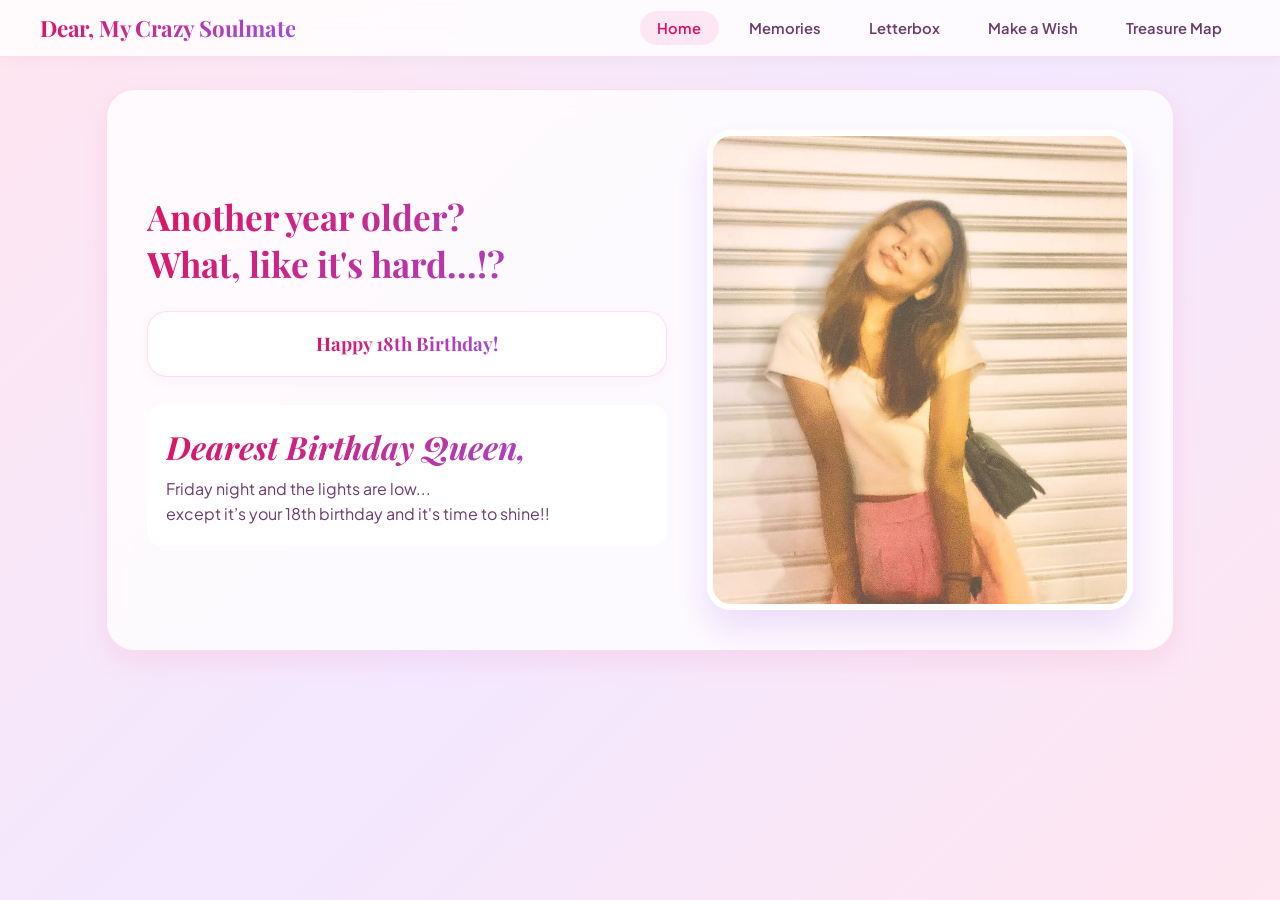
<file: index.html>
<!DOCTYPE html>
<html lang="en">
<head>
    <meta charset="UTF-8">
    <meta name="viewport" content="width=device-width, initial-scale=1.0">
    <title>Happy 18th Birthday!</title>
    <link rel="stylesheet" href="webbie.css">
    <link rel="stylesheet" href="https://cdnjs.cloudflare.com/ajax/libs/font-awesome/6.4.0/css/all.min.css">
</head>
<body>

    <nav class="navbar">
        <div class="nav-container">
            <a href="index.html" class="logo font-barbie"></i> Dear, My Crazy Soulmate</a>
            <ul class="nav-links">
                <li><a href="index.html" class="active">Home</a></li>
                <li><a href="webbiepage2.html">Memories</a></li>
                <li><a href="webbiepage3.html">Letterbox</a></li>
                <li><a href="webbiepage4.html">Make a Wish</a></li>
                <li><a href="webbiepage5.html">Treasure Map</a></li>
            </ul>
        </div>
    </nav>

    <div class="container">
        <div class="card-pink home-grid">
            <div>
                <h1 class="font-barbie" style="font-size: 2.2rem; color: var(--barbie-magenta); margin-bottom: 0.5rem;">
                    Another year older? <br> What, like it's hard...!? 
                </h1>
                <p style="margin-bottom: 1.5rem; color: #6b21a8;"> </p>

                <div class="countdown-box">
                    <div class="time-card">
                        <div class="time-num" id="days">00</div>
                        <div class="time-label">Days</div>
                    </div>
                    <div class="time-card">
                        <div class="time-num" id="hours">00</div>
                        <div class="time-label">Hours</div>
                    </div>
                    <div class="time-card">
                        <div class="time-num" id="minutes">00</div>
                        <div class="time-label">Mins</div>
                    </div>
                    <div class="time-card">
                        <div class="time-num" id="seconds">00</div>
                        <div class="time-label">Secs</div>
                    </div>
                </div>

                <div style="background: #fff; padding: 1.2rem; border-radius: 16px; border-left: 5px solid var(--barbie-pink);">
                    <h2 class="font-script" style="font-size: 2rem; color: var(--barbie-magenta);"> Dearest Birthday Queen, </h2>
                    <p style="margin-top: 0.5rem; line-height: 1.6;">
                          Friday night and the lights are low... <br> except it’s your 18th birthday and it's time to shine!!                     </p>
                </div>
            </div>

            <div class="floating-frame">
                <img src="photo_4_2026-08-17_23-21-02.jpg" alt="Birthday Queen">
            </div>
        </div>
    </div>

    <script src="webbie.js"></script>
</body>
</html>
</file>
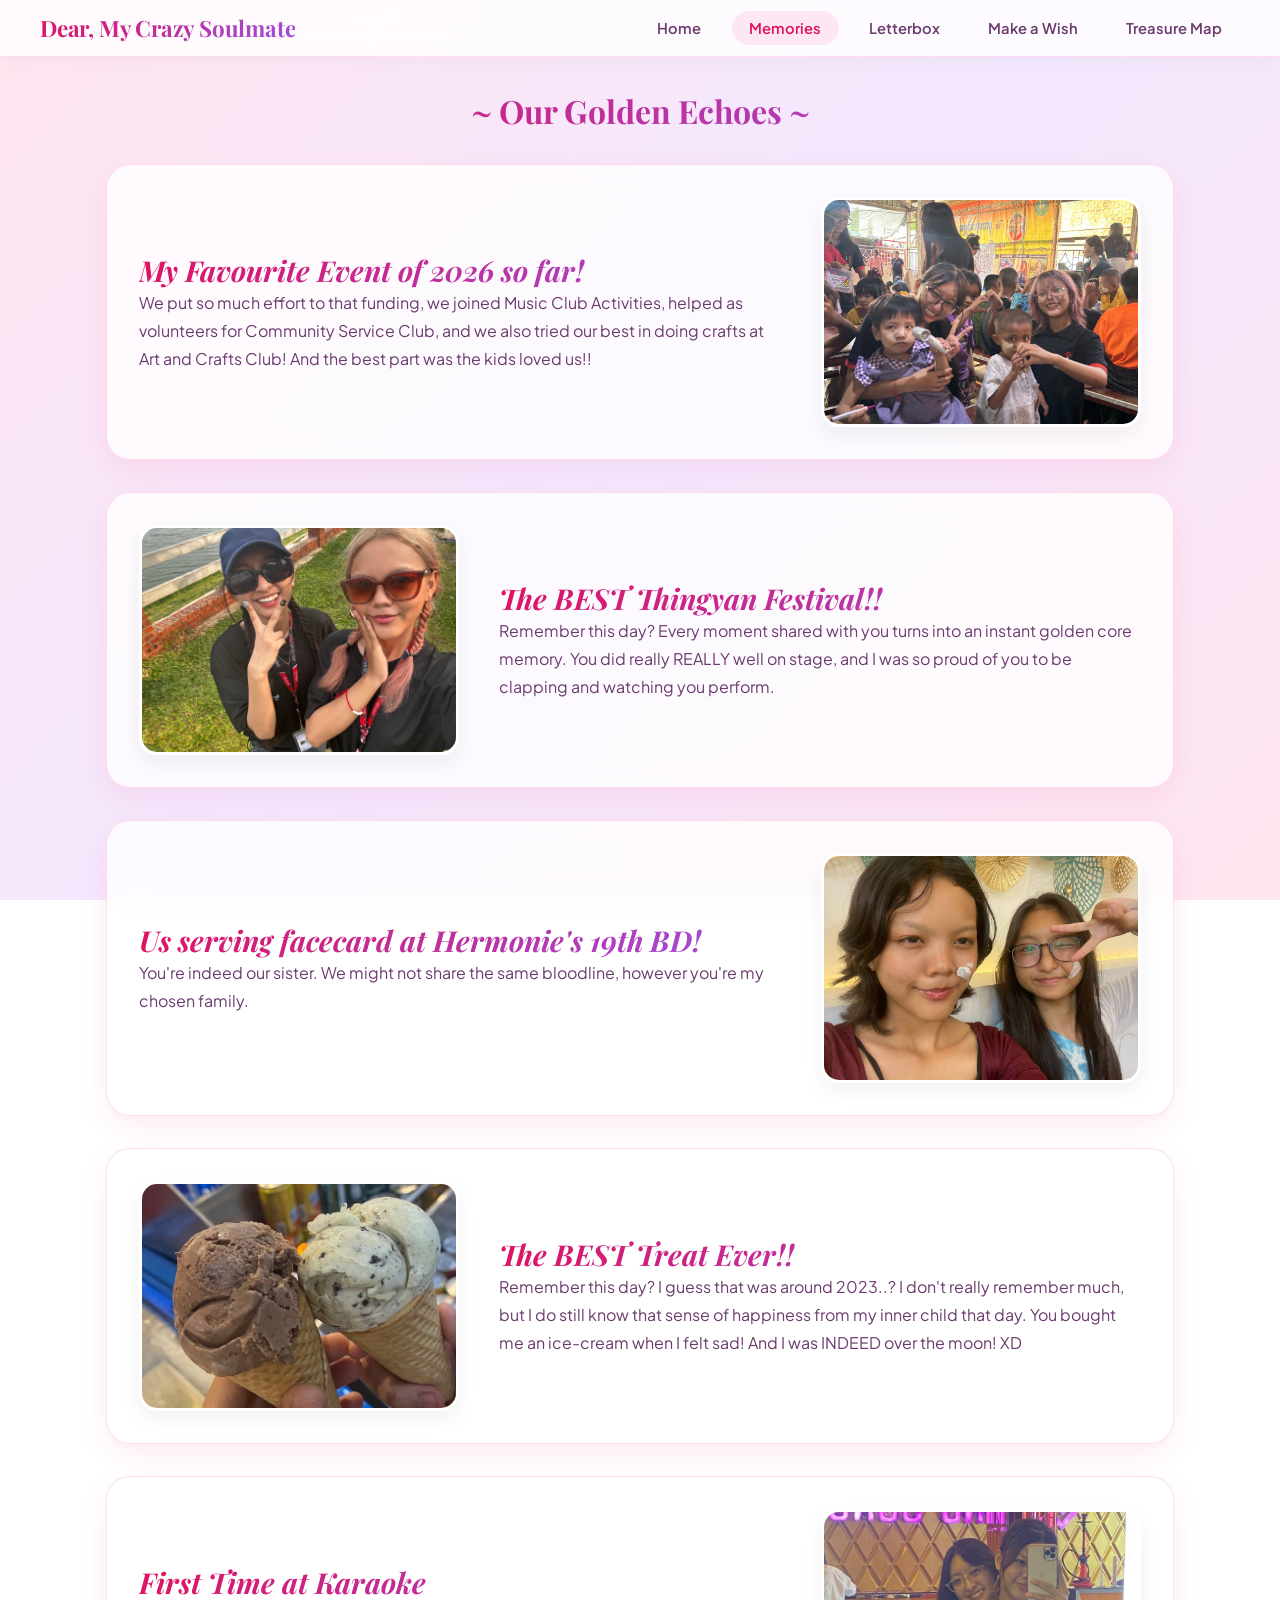
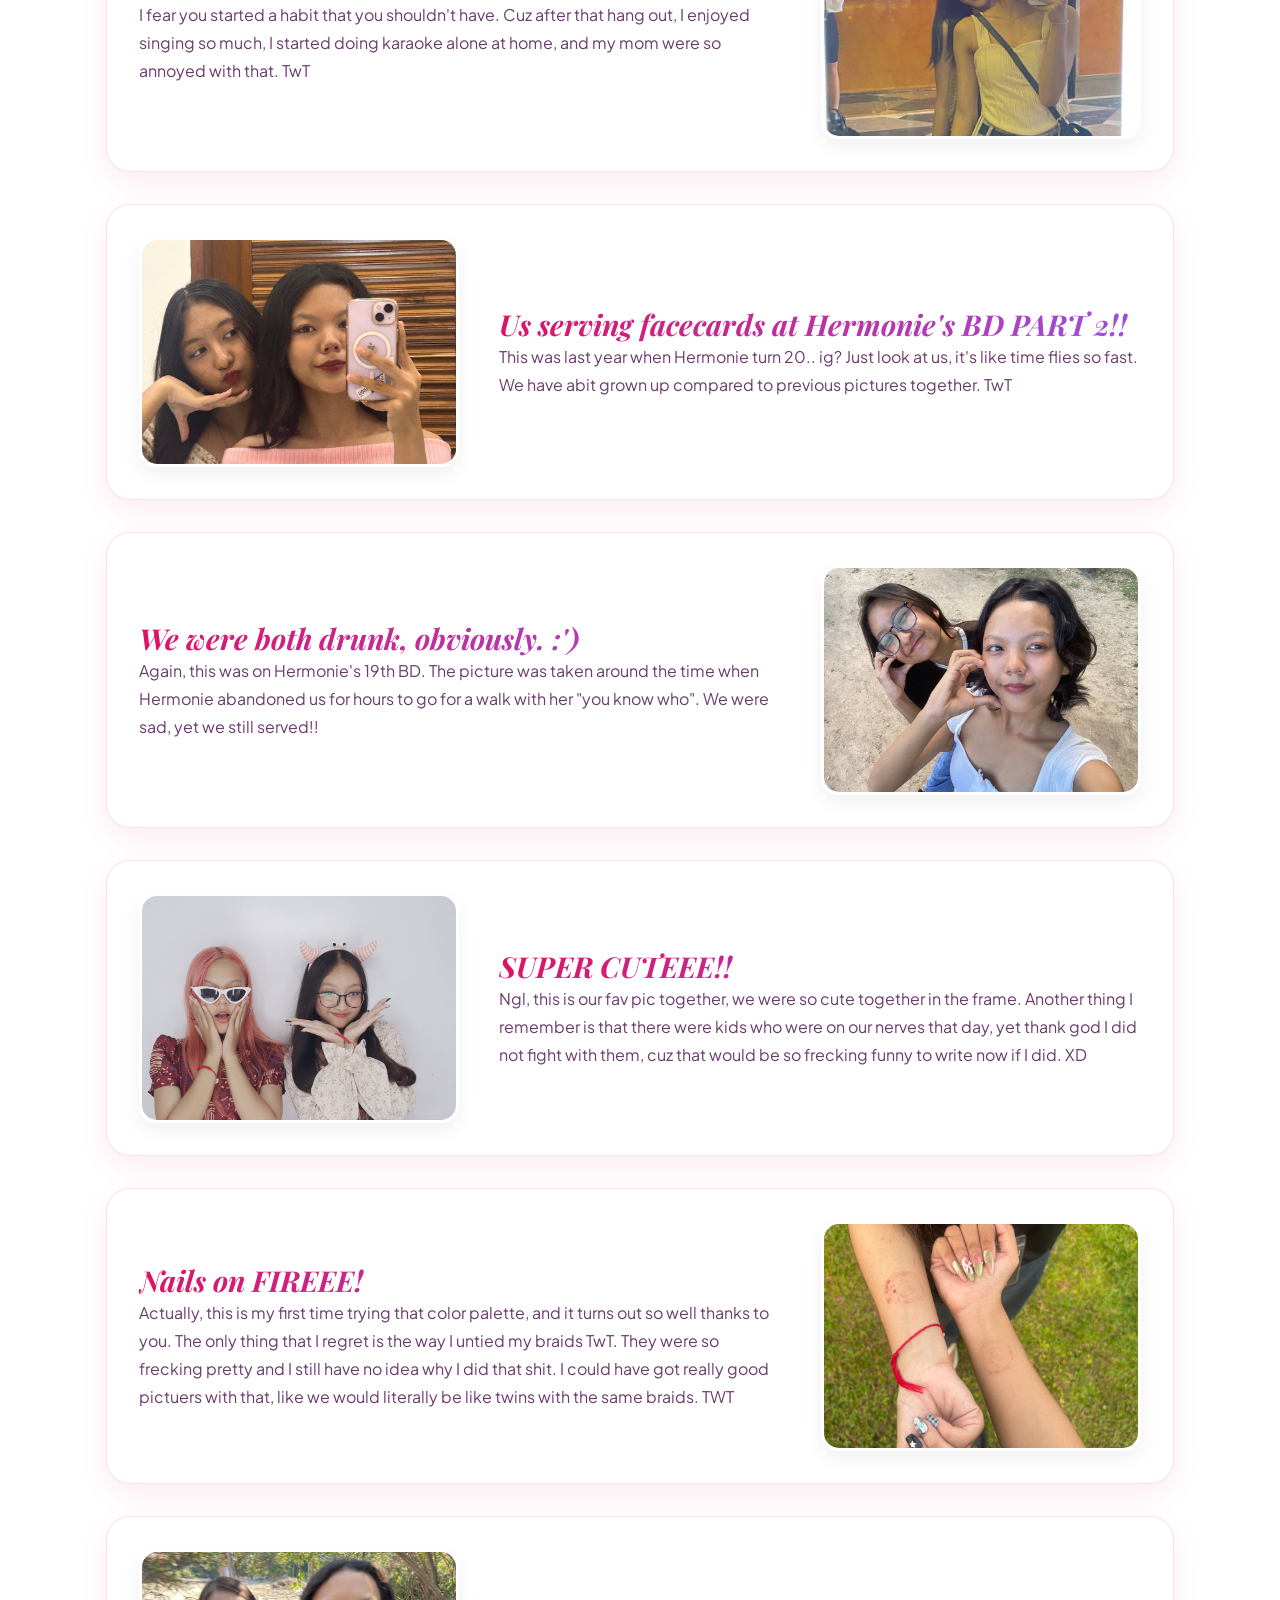
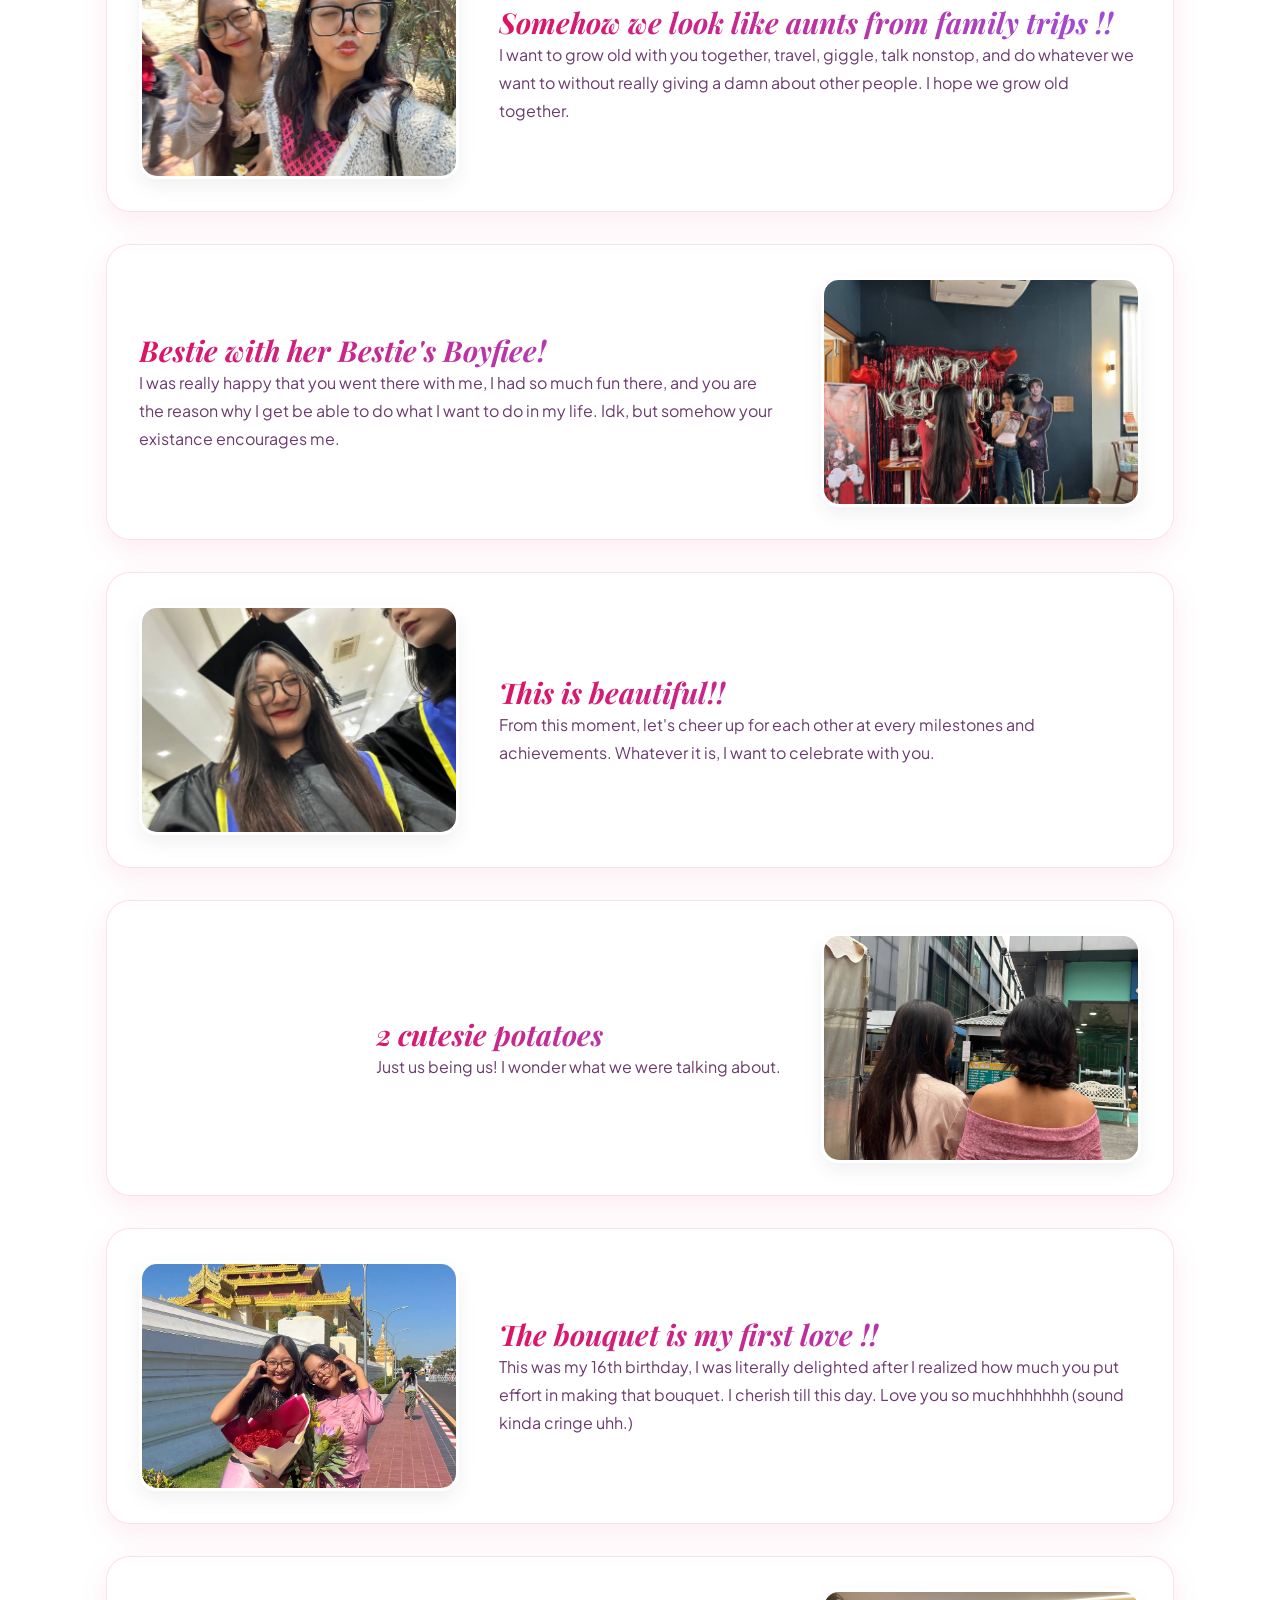
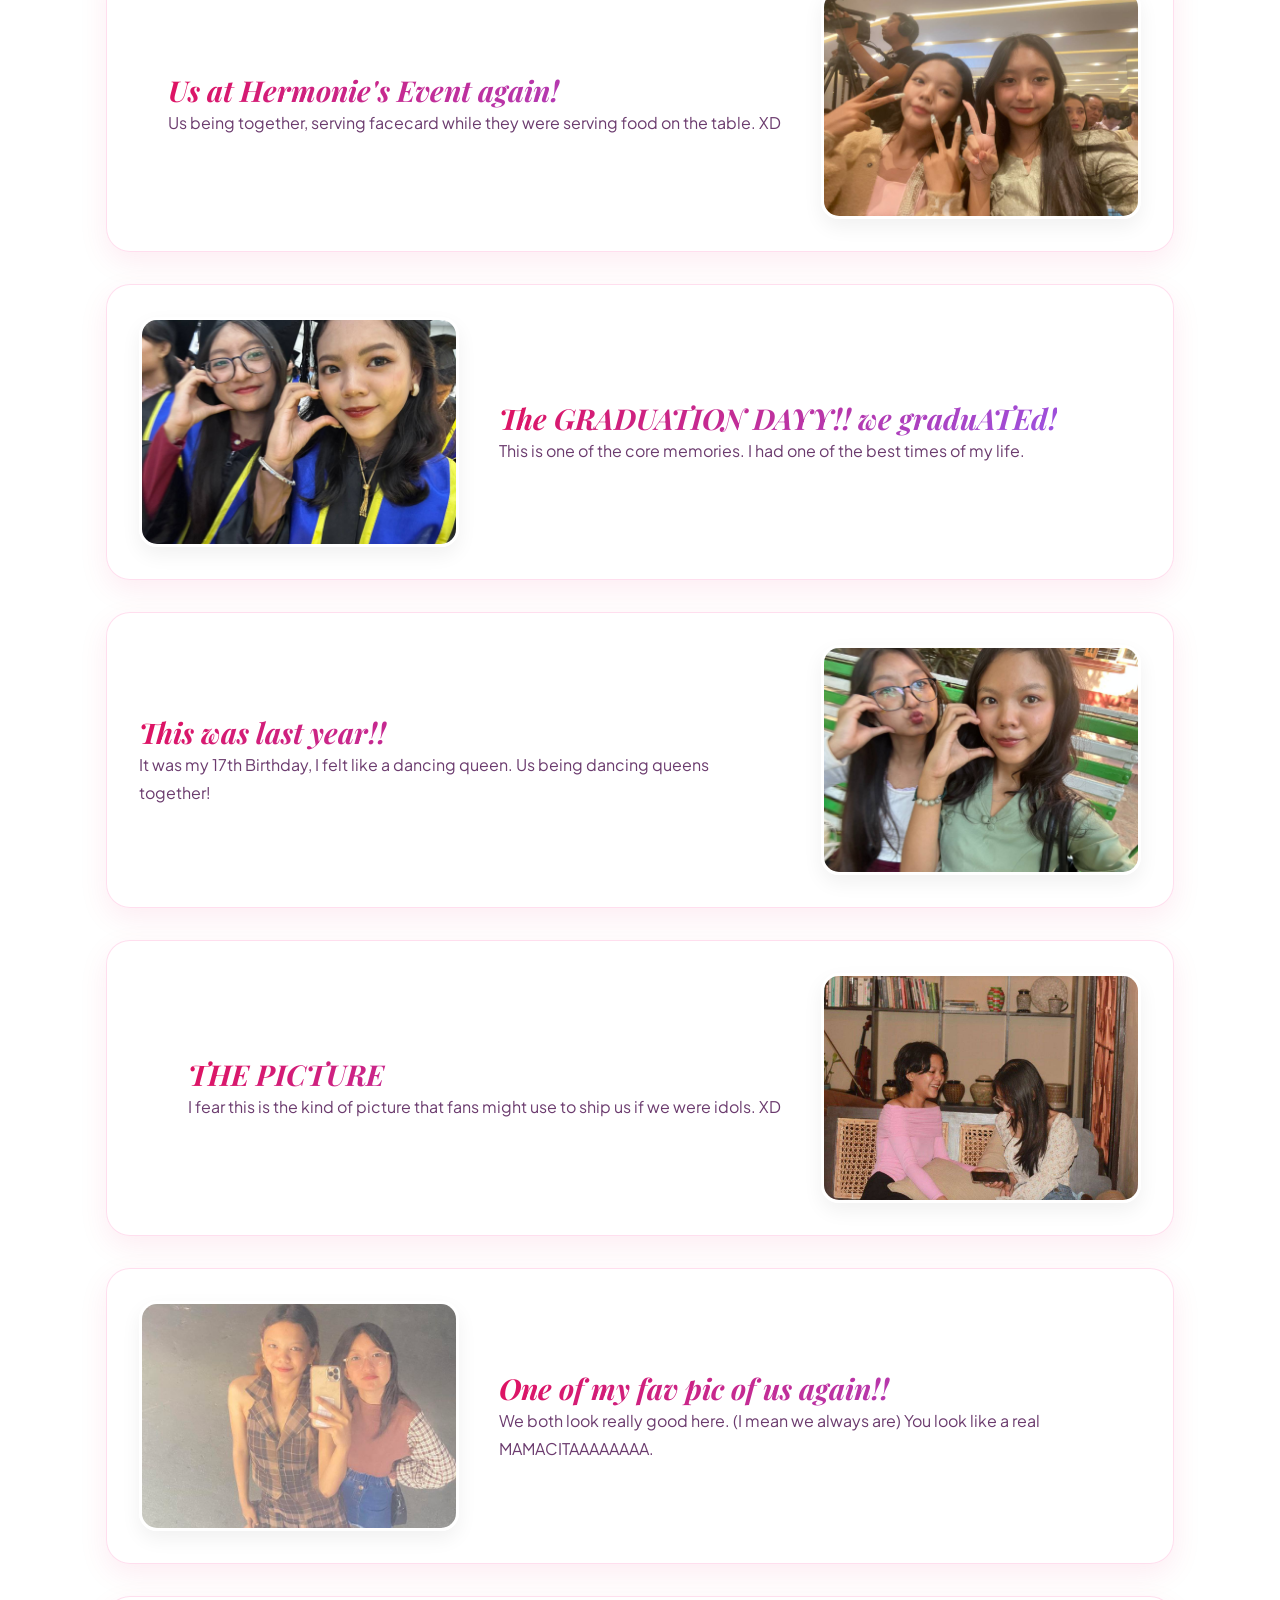
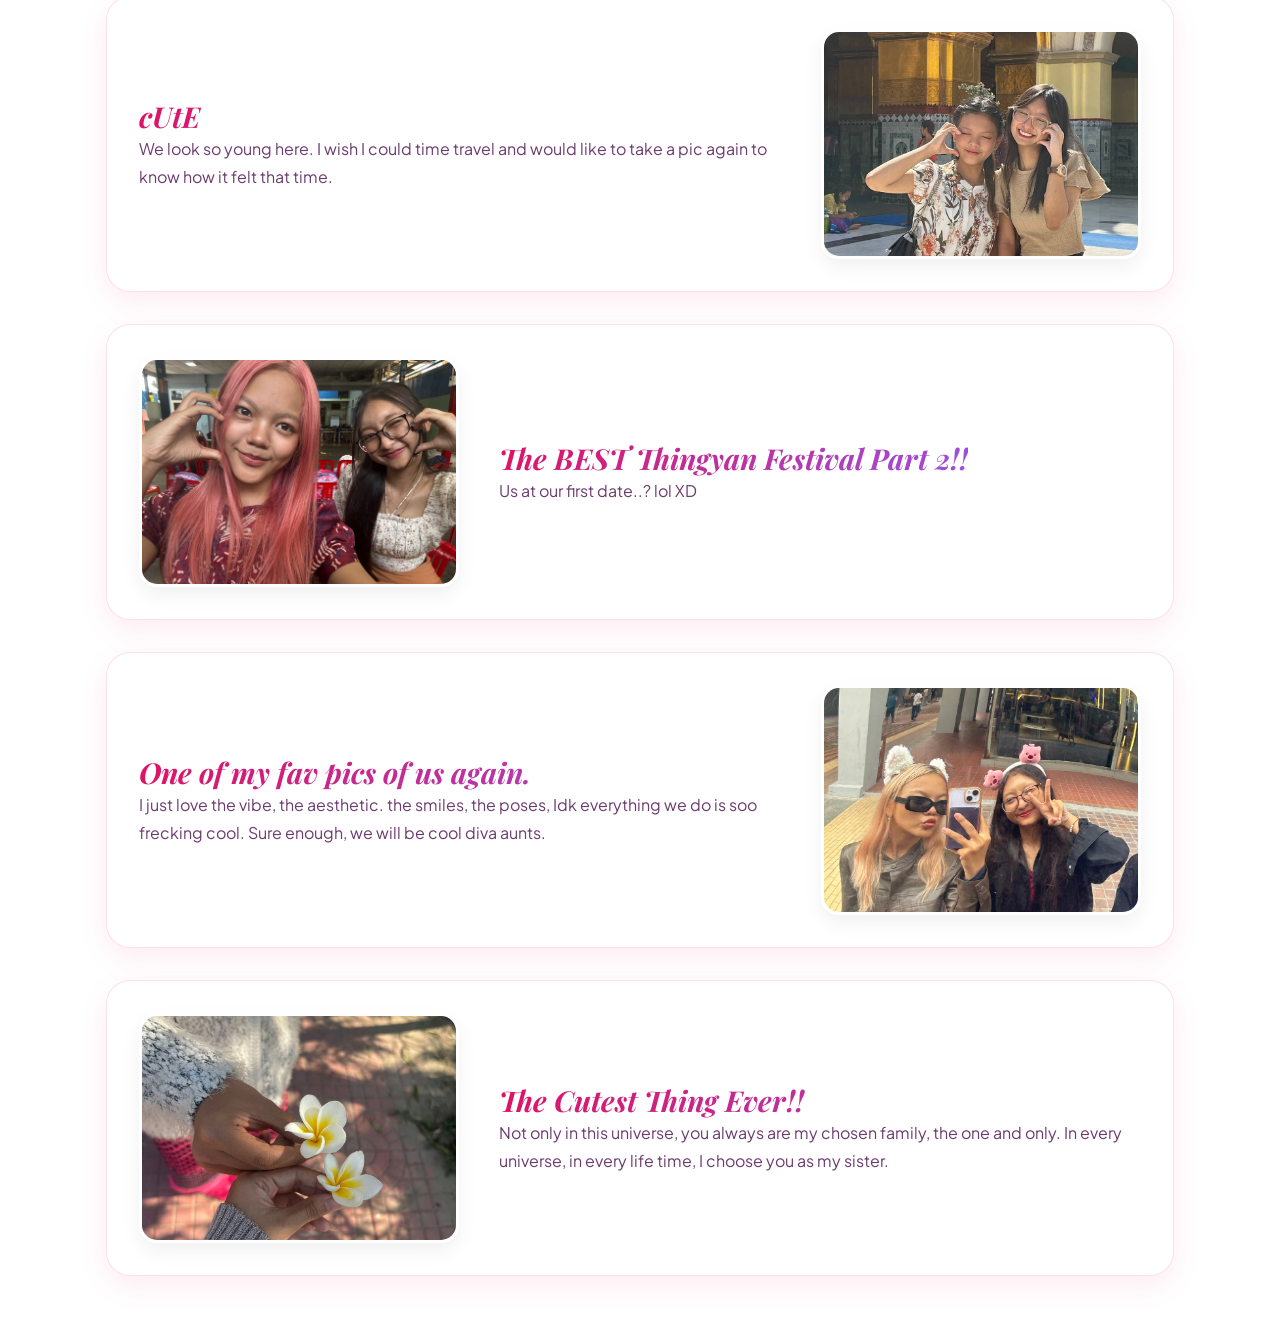
<file: webbiepage2.html>
<!DOCTYPE html>
<html lang="en">
<head>
    <meta charset="UTF-8">
    <meta name="viewport" content="width=device-width, initial-scale=1.0">
    <title>Memories Page</title>
    <link rel="stylesheet" href="webbie.css">
    <link rel="stylesheet" href="https://cdnjs.cloudflare.com/ajax/libs/font-awesome/6.4.0/css/all.min.css">
</head>
<body>

    <nav class="navbar">
        <div class="nav-container">
            <a href="index.html" class="logo font-barbie">Dear, My Crazy Soulmate</a>
            <ul class="nav-links">
                <li><a href="index.html">Home</a></li>
                <li><a href="webbiepage2.html" class="active">Memories</a></li>
                <li><a href="webbiepage3.html">Letterbox</a></li>
                <li><a href="webbiepage4.html">Make a Wish</a></li>
                <li><a href="webbiepage5.html">Treasure Map</a></li>
            </ul>
        </div>
    </nav>

    <div class="container">
        <!-- CLOSED <h1> TAG PROPERLY HERE -->
        <h1 class="font-barbie" style="text-align: center; color: var(--barbie-magenta); margin-bottom: 2rem;">
            ~ Our Golden Echoes ~
        </h1>

         <div class="memory-card right">
            <img src="photo_8_2026-08-17_23-21-02.jpg" class="memory-img" alt="Memory 2">
            <div>
                <h3 class="font-script" style="font-size: 1.8rem; color: var(--barbie-purple);"> My Favourite Event of 2026 so far!</h3>
                <p class="memory-text">
                    We put so much effort to that funding, we joined Music Club Activities, helped as volunteers for Community Service Club, and we also tried our best 
                    in doing crafts at Art and Crafts Club! And the best part was the kids loved us!!
                </p>
            </div>
        </div>
        

        <div class="memory-card left">
            <img src="photo_2026-07-22_18-04-22.jpg" class="memory-img" alt="Memory 1">
            <div>
                <h3 class="font-script" style="font-size: 1.8rem; color: var(--barbie-purple);"> The BEST Thingyan Festival!! </h3>
                <p class="memory-text">
                    Remember this day? Every moment shared with you turns into an instant golden core memory.
                    You did really REALLY well on stage, and I was so proud of you to be clapping and watching you perform.
                </p>
            </div>
        </div>

        <div class="memory-card right">
            <img src="photo_1_2026-08-17_23-21-02.jpg" class="memory-img" alt="Memory 2">
            <div>
                <h3 class="font-script" style="font-size: 1.8rem; color: var(--barbie-purple);"> Us serving facecard at Hermonie's 19th BD! </h3>
                <p class="memory-text">
                You're indeed our sister. We might not share the same bloodline, however you're my chosen family.
                </p>
            </div>
        </div>


<div class="memory-card left">
            <img src="photo_3_2026-08-17_23-21-02.jpg" class="memory-img" alt="Memory 1">
            <div>
                <h3 class="font-script" style="font-size: 1.8rem; color: var(--barbie-purple);"> The BEST Treat Ever!! </h3>
                <p class="memory-text">
                    Remember this day? I guess that was around 2023..? I don't really remember much, but I do still know that sense of happiness
                    from my inner child that day. You bought me an ice-cream when I felt sad! And I was INDEED over the moon! XD
                </p>
            </div>
        </div>

        <div class="memory-card right">
            <img src="photo_5_2026-08-17_23-21-02.jpg" class="memory-img" alt="Memory 2">
            <div>
                <h3 class="font-script" style="font-size: 1.8rem; color: var(--barbie-purple);"> First Time at Karaoke</h3>
                <p class="memory-text">
I fear you started a habit that you shouldn't have. Cuz after that hang out, I enjoyed singing so much, I started doing karaoke alone at home, and my mom were so annoyed with that. TwT                </p>
            </div>
        </div>

<div class="memory-card left">
            <img src="photo_2025-10-28_14-36-15.jpg" class="memory-img" alt="Memory 1">
            <div>
                <h3 class="font-script" style="font-size: 1.8rem; color: var(--barbie-purple);"> Us serving facecards at Hermonie's BD PART 2!! </h3>
                <p class="memory-text">
This was last year when Hermonie turn 20.. ig? Just look at us, it's like time flies so fast. We have abit grown up compared to previous pictures together. TwT                </p>
            </div>
        </div>

        <div class="memory-card right">
            <img src="photo_9_2026-08-17_23-21-02.jpg" class="memory-img" alt="Memory 2">
            <div>
                <h3 class="font-script" style="font-size: 1.8rem; color: var(--barbie-purple);"> We were both drunk, obviously. :') </h3>
                <p class="memory-text">
Again, this was on Hermonie's 19th BD. The picture was taken around the time when Hermonie abandoned us for hours to go for a walk with her "you know who". We were sad, yet we still served!!               </p>
            </div>
        </div>


        <div class="memory-card left">
            <img src="photo_10_2026-08-17_23-21-02.jpg" class="memory-img" alt="Memory 1">
            <div>
                <h3 class="font-script" style="font-size: 1.8rem; color: var(--barbie-purple);"> SUPER CUTEEE!! </h3>
                <p class="memory-text">
Ngl, this is our fav pic together, we were so cute together in the frame. Another thing I remember is that there were kids who were on our nerves that day, 
yet thank god I did not fight with them, cuz that would be so frecking funny to write now if I did. XD                </p>
            </div>
        </div>

        <div class="memory-card right">
            <img src="photo_11_2026-08-17_23-21-02.jpg" class="memory-img" alt="Memory 2">
            <div>
                <h3 class="font-script" style="font-size: 1.8rem; color: var(--barbie-purple);"> Nails on FIREEE!</h3>
                <p class="memory-text">
Actually, this is my first time trying that color palette, and it turns out so well thanks to you. The only thing that I regret is the way I untied my braids TwT. They were so frecking pretty 
and I still have no idea why I did that shit. I could have got really good pictuers with that, like we would literally be like twins with the same braids. TWT                </p>
            </div>
        </div>

        <div class="memory-card left">
            <img src="photo_14_2026-08-17_23-21-02.jpg" class="memory-img" alt="Memory 1">
            <div>
                <h3 class="font-script" style="font-size: 1.8rem; color: var(--barbie-purple);"> Somehow we look like aunts from family trips !! </h3>
                <p class="memory-text">
I want to grow old with you together, travel, giggle, talk nonstop, and do whatever we want to without 
really giving a damn about other people. I hope we grow old together.                </p>
            </div>
        </div>

        <div class="memory-card right">
            <img src="photo_12_2026-08-17_23-21-02.jpg" class="memory-img" alt="Memory 2">
            <div>
                <h3 class="font-script" style="font-size: 1.8rem; color: var(--barbie-purple);"> Bestie with her Bestie's Boyfiee! </h3>
                <p class="memory-text">
I was really happy that you went there with me, I had so much fun there, and you are the reason why I get   
be able to do what I want to do in my life. Idk, but somehow your existance encourages me.             </p>
            </div>
        </div>

         <div class="memory-card left">
            <img src="photo_16_2026-08-17_23-21-02.jpg" class="memory-img" alt="Memory 1">
            <div>
                <h3 class="font-script" style="font-size: 1.8rem; color: var(--barbie-purple);"> This is beautiful!! </h3>
                <p class="memory-text">
From this moment, let's cheer up for each other at every milestones and achievements. Whatever it is, I want to celebrate with you.          </p>
            </div>
        </div>

        <div class="memory-card right">
            <img src="photo_2024-11-07_16-54-29.jpg" class="memory-img" alt="Memory 2">
            <div>
                <h3 class="font-script" style="font-size: 1.8rem; color: var(--barbie-purple);"> 2 cutesie potatoes </h3>
                <p class="memory-text">
Just us being us! I wonder what we were talking about.                 </p>
            </div>
        </div>

         <div class="memory-card left">
            <img src="photo_2024-12-22_17-24-38.jpg" class="memory-img" alt="Memory 1">
            <div>
                <h3 class="font-script" style="font-size: 1.8rem; color: var(--barbie-purple);"> The bouquet is my first love !! </h3>
                <p class="memory-text">
This was my 16th birthday, I was literally delighted after I realized how much you put effort in making that bouquet. I cherish till this day. Love you so muchhhhhhh (sound kinda cringe uhh.)                </p>
            </div>
        </div>

        <div class="memory-card right">
            <img src="photo_2025-01-23_19-20-40.jpg" class="memory-img" alt="Memory 2">
            <div>
                <h3 class="font-script" style="font-size: 1.8rem; color: var(--barbie-purple);"> Us at Hermonie's Event again!</h3>
                <p class="memory-text">
Us being together, serving facecard while they were serving food on the table. XD                </p>
            </div>
        </div>
<div class="memory-card left">
            <img src="photo_2025-10-02_15-59-37.jpg" class="memory-img" alt="Memory 1">
            <div>
                <h3 class="font-script" style="font-size: 1.8rem; color: var(--barbie-purple);"> The GRADUATION DAYY!! we graduATEd! </h3>
                <p class="memory-text">
This is one of the core memories. I had one of the best times of my life.                
                </p>
            </div>
        </div>


        <div class="memory-card right">
            <img src="photo_2025-12-19_17-41-02.jpg" class="memory-img" alt="Memory 1">
            <div>
                <h3 class="font-script" style="font-size: 1.8rem; color: var(--barbie-purple);"> This was last year!! </h3>
                <p class="memory-text">
It was my 17th Birthday, I felt like a dancing queen. Us being dancing queens together!                </p>
            </div>
        </div>

        <div class="memory-card right">
            <img src="photo_2026-07-22_18-01-30.jpg" class="memory-img" alt="Memory 2">
            <div>
                <h3 class="font-script" style="font-size: 1.8rem; color: var(--barbie-purple);"> THE PICTURE</h3>
                <p class="memory-text">
I fear this is the kind of picture that fans might use to ship us if we were idols. XD                 </p>
            </div>
        </div>

        <div class="memory-card left">
            <img src="photo_2026-07-22_18-04-17 (2).jpg" class="memory-img" alt="Memory 1">
            <div>
                <h3 class="font-script" style="font-size: 1.8rem; color: var(--barbie-purple);"> One of my fav pic of us again!! </h3>
                <p class="memory-text">
We both look really good here. (I mean we always are) You look like a real MAMACITAAAAAAAA.               </p>
            </div>
        </div>

        <div class="memory-card right">
            <img src="photo_2026-07-22_18-04-17.jpg" class="memory-img" alt="Memory 2">
            <div>
                <h3 class="font-script" style="font-size: 1.8rem; color: var(--barbie-purple);"> cUtE</h3>
                <p class="memory-text">
We look so young here. I wish I could time travel and would like to take a pic again to know how it felt that time.                </p>
            </div>
        </div>

        <div class="memory-card left">
            <img src="photo_2026-07-22_18-04-21.jpg" class="memory-img" alt="Memory 1">
            <div>
                <h3 class="font-script" style="font-size: 1.8rem; color: var(--barbie-purple);"> The BEST Thingyan Festival Part 2!! </h3>
                <p class="memory-text">
Us at our first date..? lol XD                </p>
            </div>
        </div>

        <div class="memory-card right">
            <img src="photo_2026-07-22_18-04-19.jpg" class="memory-img" alt="Memory 2">
            <div>
                <h3 class="font-script" style="font-size: 1.8rem; color: var(--barbie-purple);"> One of my fav pics of us again.</h3>
                <p class="memory-text">
I just love the vibe, the aesthetic. the smiles, the poses, Idk everything we do is soo frecking cool. Sure enough, we will be cool diva aunts.                </p>
            </div>
        </div>

<div class="memory-card left">
            <img src="photo_13_2026-08-17_23-21-02.jpg" class="memory-img" alt="Memory 1">
            <div>
                <h3 class="font-script" style="font-size: 1.8rem; color: var(--barbie-purple);"> The Cutest Thing Ever!! </h3>
                <p class="memory-text">
Not only in this universe, you always are my chosen family, the one and only. In every universe, in every life time, I choose you as my sister.                 </p>
            </div>
        </div>

    </div>

    <script src="webbie.js"></script>
</body>
</html>
</file>
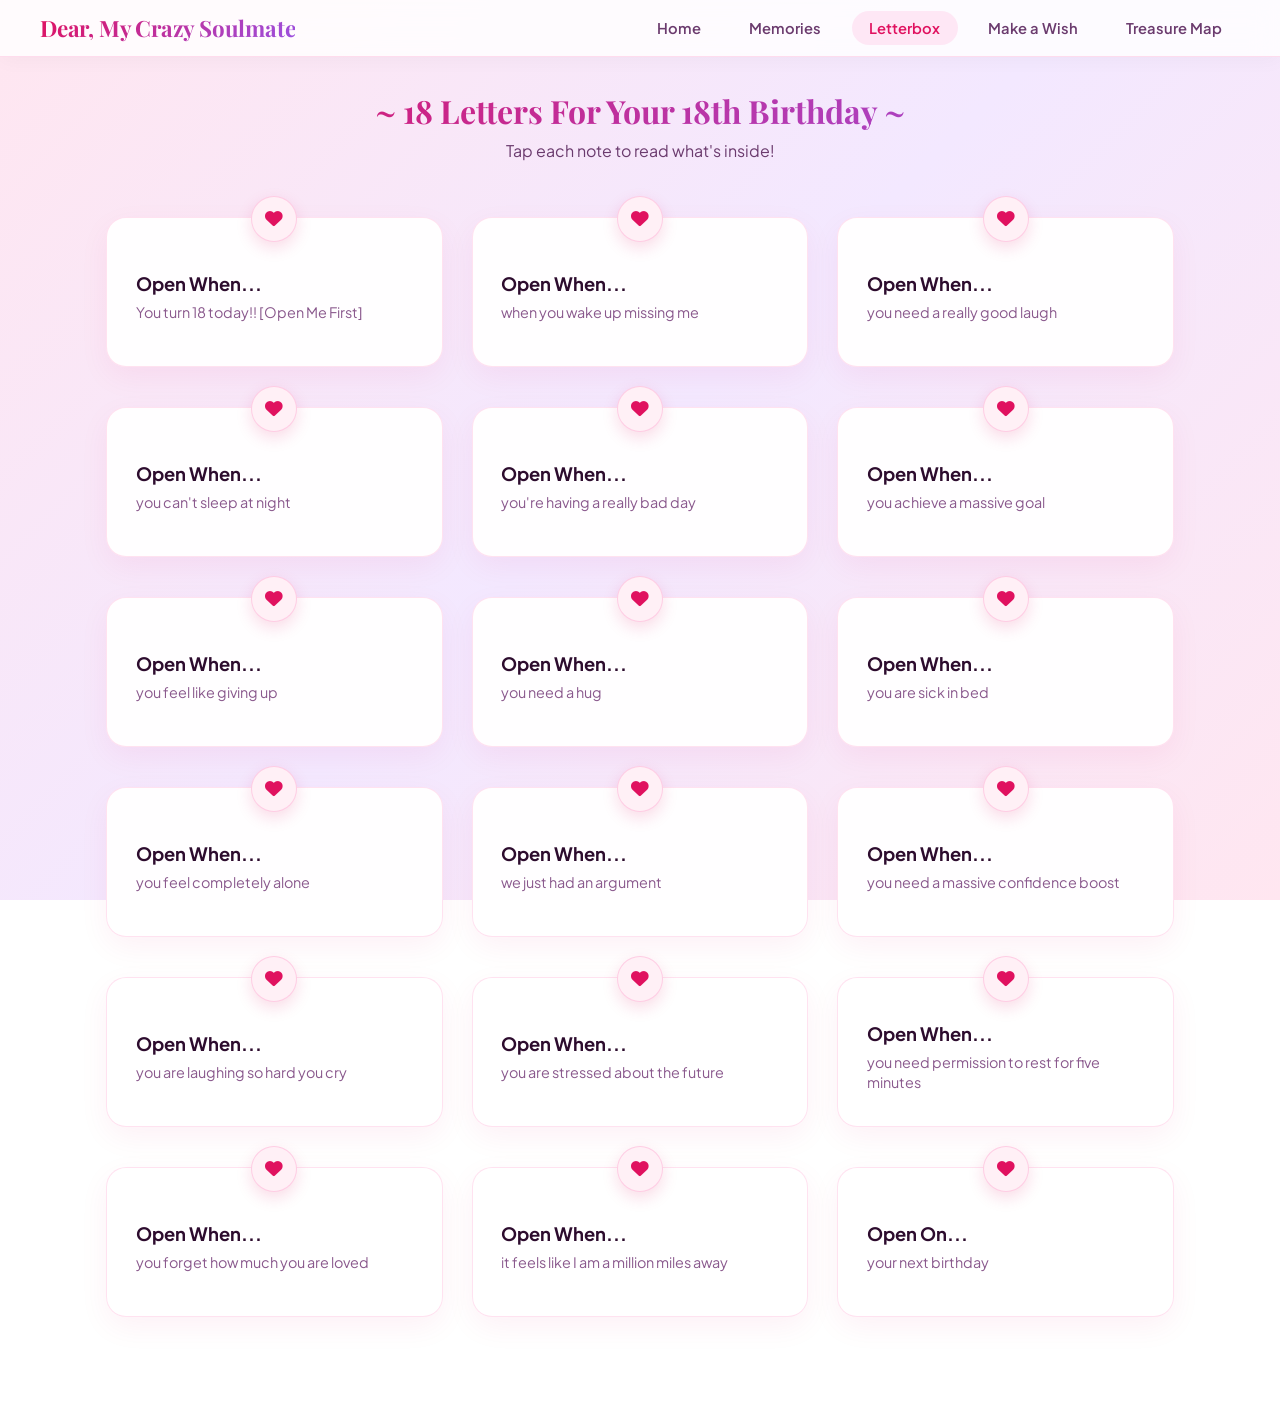
<file: webbiepage3.html>
<!DOCTYPE html>
<html lang="en">
<head>
    <meta charset="UTF-8">
    <meta name="viewport" content="width=device-width, initial-scale=1.0">
    <title>Letterbox Page</title>
    <link rel="stylesheet" href="webbie.css">
    <link rel="stylesheet" href="https://cdnjs.cloudflare.com/ajax/libs/font-awesome/6.4.0/css/all.min.css">
</head>
<body>

    <nav class="navbar">
        <div class="nav-container">
            <a href="index.html" class="logo font-barbie">Dear, My Crazy Soulmate</a>
            <ul class="nav-links">
                <li><a href="index.html">Home</a></li>
                <li><a href="webbiepage2.html">Memories</a></li>
                <li><a href="webbiepage3.html" class="active">Letterbox</a></li>
                <li><a href="webbiepage4.html">Make a Wish</a></li>
                <li><a href="webbiepage5.html">Treasure Map</a></li>
            </ul>
        </div>
    </nav>

    <div class="container">
        <h1 class="font-barbie" style="text-align: center; margin-bottom: 0.5rem;">
             ~ 18 Letters For Your 18th Birthday ~
        </h1>
        <p style="text-align: center; margin-bottom: 2rem; color: #6b3b6e;">Tap each note to read what's inside!</p>

        <!-- Dynamic Letterbox Card Grid -->
<div class="envelope-grid" id="gridContainer"></div>    </div>

    <!-- Popup Modal -->
    <div class="modal-overlay" id="letterModal">
        <div class="modal-content">
            <h2 class="font-barbie" id="modalTitle" style="margin-bottom: 1rem;">Envelope</h2>
            <p id="modalText" style="font-size: 1.1rem; color: #4a0e2e; margin-bottom: 1.5rem; line-height: 1.6;"></p>
            <button class="btn-primary" onclick="closeModal()">Close Note</button>
        </div>
    </div>

    <script src="webbie.js"></script>
    
</body>
</html>
</file>
<file: webbie.css>
/* ============================================================
   GOOGLE FONTS IMPORT (Modern 2026 Typography)
   ============================================================ */
@import url('https://fonts.googleapis.com/css2?family=Plus+Jakarta+Sans:ital,wght@0,300;0,400;0,500;0,600;0,700;0,800;1,400&family=Playfair+Display:ital,wght@0,600;0,700;1,400;1,600&display=swap');

/* ============================================================
   1. GLOBAL VARIABLES & LIGHT PASTEL GLASS THEME
   ============================================================ */
:root {
    /* Fresh 2026 Color Palette */
    --primary-pink: #ff69b4;
    --deep-pink: #e0115f;
    --accent-purple: #9b51e0;
    --soft-pink-bg: #fff0f6;
    --gradient-bg: linear-gradient(135deg, #ffe6f0 0%, #f3e8ff 50%, #ffe6f0 100%);
    --text-dark: #2d0c2e;
    --text-muted: #6b3b6e;
    
    /* Modern Glassmorphism & Shadow Properties */
    --glass-card-bg: rgba(255, 255, 255, 0.78);
    --glass-card-border: rgba(255, 182, 217, 0.45);
    --card-shadow: 0 10px 30px rgba(224, 17, 95, 0.08);
    --hover-shadow: 0 18px 40px rgba(224, 17, 95, 0.18);
}

* {
    box-sizing: border-box;
    margin: 0;
    padding: 0;
}

body {
    background: var(--gradient-bg);
    background-attachment: fixed;
    color: var(--text-dark);
    font-family: 'Plus Jakarta Sans', -apple-system, BlinkMacSystemFont, sans-serif;
    min-height: 100vh;
    display: flex;
    flex-direction: column;
    overflow-x: hidden;
}

/* Custom Scrollbar */
::-webkit-scrollbar {
    width: 8px;
}
::-webkit-scrollbar-track {
    background: #fce7f3;
}
::-webkit-scrollbar-thumb {
    background: var(--primary-pink);
    border-radius: 10px;
}

/* ============================================================
   2. TYPOGRAPHY & GRADIENT TEXT ACCENTS
   ============================================================ */
.font-barbie, 
h1, h2, h3 {
    font-family: 'Playfair Display', serif;
    background: linear-gradient(135deg, var(--deep-pink), var(--accent-purple));
    -webkit-background-clip: text;
    -webkit-text-fill-color: transparent;
    font-weight: 700;
}

.font-script {
    font-family: 'Playfair Display', serif;
    font-style: italic;
    color: var(--deep-pink);
}

p, span {
    color: var(--text-muted);
}

/* ============================================================
   3. MODERN NAVBAR (Glassmorphic)
   ============================================================ */
.navbar {
    position: sticky;
    top: 0;
    z-index: 1000;
    background: rgba(255, 255, 255, 0.82);
    backdrop-filter: blur(14px);
    -webkit-backdrop-filter: blur(14px);
    border-bottom: 1px solid var(--glass-card-border);
    padding: 0.8rem 2rem;
    box-shadow: 0 4px 20px rgba(0, 0, 0, 0.03);
    width: 100%;
}

.nav-container {
    max-width: 1200px;
    margin: 0 auto;
    display: flex;
    justify-content: space-between;
    align-items: center;
    width: 100%;
}

.logo {
    font-family: 'Playfair Display', serif;
    font-size: 1.4rem;
    font-weight: 700;
    text-decoration: none;
    background: linear-gradient(135deg, var(--deep-pink), var(--accent-purple));
    -webkit-background-clip: text;
    -webkit-text-fill-color: transparent;
    letter-spacing: -0.2px;
}

.nav-links {
    list-style: none;
    display: flex;
    align-items: center;
    gap: 0.8rem;
}

.nav-links li {
    display: inline-block;
}

.nav-links a {
    font-family: 'Plus Jakarta Sans', sans-serif;
    color: var(--text-muted);
    text-decoration: none;
    font-weight: 600;
    font-size: 0.92rem;
    padding: 0.5rem 1.1rem;
    border-radius: 50px;
    transition: all 0.25s cubic-bezier(0.4, 0, 0.2, 1);
    white-space: nowrap;
}

.nav-links a:hover,
.nav-links a.active {
    color: var(--deep-pink);
    background: rgba(255, 105, 180, 0.14);
}

/* ============================================================
   4. LAYOUT CONTAINERS & CARD FRAMES
   ============================================================ */
.container {
    max-width: 1100px;
    width: 90%;
    margin: 2rem auto;
    padding: 0 1rem;
    flex: 1;
}

.card-pink {
    background: var(--glass-card-bg);
    backdrop-filter: blur(16px);
    -webkit-backdrop-filter: blur(16px);
    border: 1px solid var(--glass-card-border);
    border-radius: 28px;
    padding: 2.5rem;
    box-shadow: var(--card-shadow);
    transition: transform 0.3s ease, box-shadow 0.3s ease;
}

.card-pink:hover {
    box-shadow: var(--hover-shadow);
}

/* ============================================================
   5. PAGE 1: HOME PAGE & COUNTDOWN
   ============================================================ */
.home-grid {
    display: grid;
    grid-template-columns: 1.1fr 0.9fr;
    gap: 2.5rem;
    align-items: center;
}

.countdown-box {
    display: flex;
    justify-content: space-around;
    background: rgba(255, 255, 255, 0.65);
    backdrop-filter: blur(8px);
    padding: 1.2rem;
    border-radius: 20px;
    border: 1px solid var(--glass-card-border);
    margin-bottom: 1.8rem;
    box-shadow: 0 4px 15px rgba(224, 17, 95, 0.04);
}

.time-card {
    text-align: center;
}

.time-num {
    font-size: 2.2rem;
    font-weight: 800;
    background: linear-gradient(135deg, var(--deep-pink), var(--accent-purple));
    -webkit-background-clip: text;
    -webkit-text-fill-color: transparent;
}

.time-label {
    font-size: 0.78rem;
    font-weight: 600;
    color: var(--text-muted);
    text-transform: uppercase;
    letter-spacing: 1px;
}

.floating-frame {
    position: relative;
    border: 6px solid #ffffff;
    border-radius: 24px;
    overflow: hidden;
    max-height: 480px;
    box-shadow: 0 18px 35px rgba(155, 81, 224, 0.18);
    animation: float 4.5s ease-in-out infinite;
}

.floating-frame img {
    width: 100%;
    height: 100%;
    max-height: 480px;
    object-fit: cover;
    display: block;
}

@keyframes float {
    0%, 100% { transform: translateY(0px) rotate(0deg); }
    50% { transform: translateY(-10px) rotate(1.5deg); }
}

/* ============================================================
   6. PAGE 2: MEMORIES PAGE
   ============================================================ */
.memory-card {
    display: flex;
    flex-direction: row;
    align-items: center;
    gap: 2.5rem;
    background: var(--glass-card-bg);
    backdrop-filter: blur(16px);
    -webkit-backdrop-filter: blur(16px);
    border: 1px solid var(--glass-card-border);
    border-radius: 24px;
    padding: 2rem;
    margin-bottom: 2rem;
    box-shadow: var(--card-shadow);
    transition: transform 0.3s ease, box-shadow 0.3s ease;
}

.memory-card:hover {
    transform: translateY(-4px);
    box-shadow: var(--hover-shadow);
}

.memory-img {
    width: 320px;
    height: 230px;
    object-fit: cover;
    border-radius: 18px;
    border: 3px solid #ffffff;
    box-shadow: 0 8px 20px rgba(0, 0, 0, 0.06);
    flex-shrink: 0;
}

.memory-text {
    font-family: 'Plus Jakarta Sans', sans-serif;
    font-size: 1rem;
    font-weight: 400;
    line-height: 1.75;
    color: var(--text-muted);
}

.memory-card.left {
    flex-direction: row;
}

.memory-card.right {
    flex-direction: row-reverse;
}

/* ============================================================
   7. PAGE 3: LETTERBOX & ENVELOPES
   ============================================================ */
.envelope-grid {
    display: grid;
    grid-template-columns: repeat(3, 1fr); /* 3 cards per row */
    gap: 2.5rem 1.8rem;
    max-width: 1100px;
    margin: 2.5rem auto;
    padding: 1rem 0;
}

.envelope {
    position: relative;
    background: rgba(255, 255, 255, 0.95);
    border: 1px solid rgba(255, 182, 217, 0.4);
    border-radius: 20px;
    min-height: 150px;
    display: flex;
    flex-direction: column;
    justify-content: center;
    align-items: flex-start;
    padding: 2.5rem 1.8rem 1.8rem 1.8rem;
    cursor: pointer;
    box-shadow: 0 10px 30px rgba(224, 17, 95, 0.06);
    transition: all 0.3s cubic-bezier(0.4, 0, 0.2, 1);
}

.envelope:hover {
    transform: translateY(-6px);
    box-shadow: 0 18px 35px rgba(224, 17, 95, 0.15);
    border-color: rgba(255, 105, 180, 0.6);
}

.envelope-badge {
    position: absolute;
    top: -22px;
    left: 50%;
    transform: translateX(-50%);
    width: 46px;
    height: 46px;
    background: #fff0f6;
    border: 1px solid rgba(255, 182, 217, 0.6);
    border-radius: 50%;
    display: flex;
    align-items: center;
    justify-content: center;
    box-shadow: 0 6px 16px rgba(224, 17, 95, 0.15);
    transition: transform 0.3s ease;
}

.envelope:hover .envelope-badge {
    transform: translateX(-50%) scale(1.1);
}

.envelope-badge i {
    font-size: 1.1rem;
    color: #e0115f;
}

.envelope-title {
    font-family: 'Plus Jakarta Sans', sans-serif;
    font-size: 1.15rem;
    font-weight: 700;
    color: #2d0c2e;
    margin-bottom: 0.4rem;
    line-height: 1.3;
}

.envelope-subtitle {
    font-family: 'Plus Jakarta Sans', sans-serif;
    font-size: 0.9rem;
    font-weight: 400;
    color: #8a598d;
    line-height: 1.4;
}

@media (max-width: 900px) {
    .envelope-grid {
        grid-template-columns: repeat(2, 1fr);
    }
}

@media (max-width: 600px) {
    .envelope-grid {
        grid-template-columns: 1fr;
    }
}

.modal-overlay {
    display: none; /* or opacity: 0 / visibility: hidden depending on your setup */
    /* ... existing overlay styles ... */
}

.modal-overlay.active {
    display: flex; /* shows the modal when openLetter is called */
}

/* ============================================================
   8. PAGE 4 & 5: EMBEDDED CAKE & PLAYLIST
   ============================================================ */
.cake-embed-card,
.hero-playlist-card {
    background: var(--glass-card-bg);
    backdrop-filter: blur(16px);
    -webkit-backdrop-filter: blur(16px);
    border: 1px solid var(--glass-card-border);
    border-radius: 28px;
    box-shadow: var(--card-shadow);
}

.cake-embed-card {
    padding: 10px;
    width: 100%;
    max-width: 650px;
    height: 600px;
    overflow: hidden;
    display: flex;
    justify-content: center;
    align-items: center;
}

.cake-iframe {
    width: 100%;
    height: 100%;
    border: none;
    border-radius: 20px;
}

.hero-playlist-card {
    padding: 2.5rem 2rem;
    max-width: 500px;
    width: 100%;
    text-align: center;
    margin: 0 auto;
    transition: transform 0.3s ease, box-shadow 0.3s ease;
}

.hero-playlist-card:hover {
    transform: translateY(-4px);
    box-shadow: var(--hover-shadow);
}

.card-header-badge {
    display: inline-block;
    background: linear-gradient(135deg, var(--primary-pink), var(--accent-purple));
    color: #ffffff;
    padding: 0.4rem 1.2rem;
    border-radius: 50px;
    font-size: 0.8rem;
    font-weight: 700;
    letter-spacing: 0.5px;
    margin-bottom: 1.2rem;
    text-transform: uppercase;
}

.scan-code-wrapper {
    background: #ffffff;
    padding: 14px;
    border-radius: 20px;
    display: inline-block;
    box-shadow: 0 8px 20px rgba(0, 0, 0, 0.06);
    margin-bottom: 1.8rem;
    border: 1px solid rgba(255, 182, 217, 0.4);
}

.spotify-scan-img {
    width: 100%;
    max-width: 360px;
    display: block;
    height: auto;
    border-radius: 10px;
}

.btn-primary,
.spotify-btn {
    display: inline-flex;
    align-items: center;
    justify-content: center;
    gap: 0.6rem;
    background: linear-gradient(135deg, var(--primary-pink), var(--accent-purple));
    color: #ffffff;
    font-size: 1rem;
    font-weight: 700;
    padding: 0.85rem 2.2rem;
    border-radius: 50px;
    border: none;
    text-decoration: none;
    cursor: pointer;
    box-shadow: 0 6px 20px rgba(224, 17, 95, 0.22);
    transition: all 0.25s ease;
}

.btn-primary:hover,
.spotify-btn:hover {
    transform: translateY(-2px) scale(1.02);
    box-shadow: 0 10px 25px rgba(224, 17, 95, 0.32);
}

/* ============================================================
   9. MODAL POPUPS
   ============================================================ */
.modal-overlay {
    position: fixed;
    top: 0;
    left: 0;
    width: 100%;
    height: 100%;
    background: rgba(45, 12, 46, 0.35);
    backdrop-filter: blur(8px);
    -webkit-backdrop-filter: blur(8px);
    display: flex;
    justify-content: center;
    align-items: center;
    z-index: 2000;
    opacity: 0;
    pointer-events: none;
    transition: opacity 0.3s ease;
}

.modal-overlay.active {
    opacity: 1;
    pointer-events: auto;
}

.modal-content {
    background: #ffffff;
    border-radius: 28px;
    border: 1px solid var(--glass-card-border);
    padding: 2.2rem;
    max-width: 480px;
    width: 90%;
    text-align: center;
    position: relative;
    box-shadow: var(--hover-shadow);
    transform: scale(0.92);
    transition: transform 0.3s cubic-bezier(0.34, 1.56, 0.64, 1);
}

.modal-overlay.active .modal-content {
    transform: scale(1);
}

/* ============================================================
   10. MEDIA QUERIES (Responsive Design)
   ============================================================ */
@media (max-width: 1100px) {
    .envelope-grid {
        grid-template-columns: repeat(3, 1fr);
    }
}

@media (max-width: 900px) {
    .home-grid {
        grid-template-columns: 1fr;
    }
}

@media (max-width: 600px) {
    .nav-container {
        flex-direction: column;
        gap: 0.8rem;
    }
    .memory-card {
        flex-direction: column !important;
    }
    .memory-img {
        width: 100%;
        height: 200px;
    }
    .envelope-grid {
        grid-template-columns: repeat(2, 1fr);
    }
    .cake-embed-card {
        height: 500px;
    }
}

.fa-spin-slow {
    animation: fa-spin 8s infinite linear;
}
</file>
